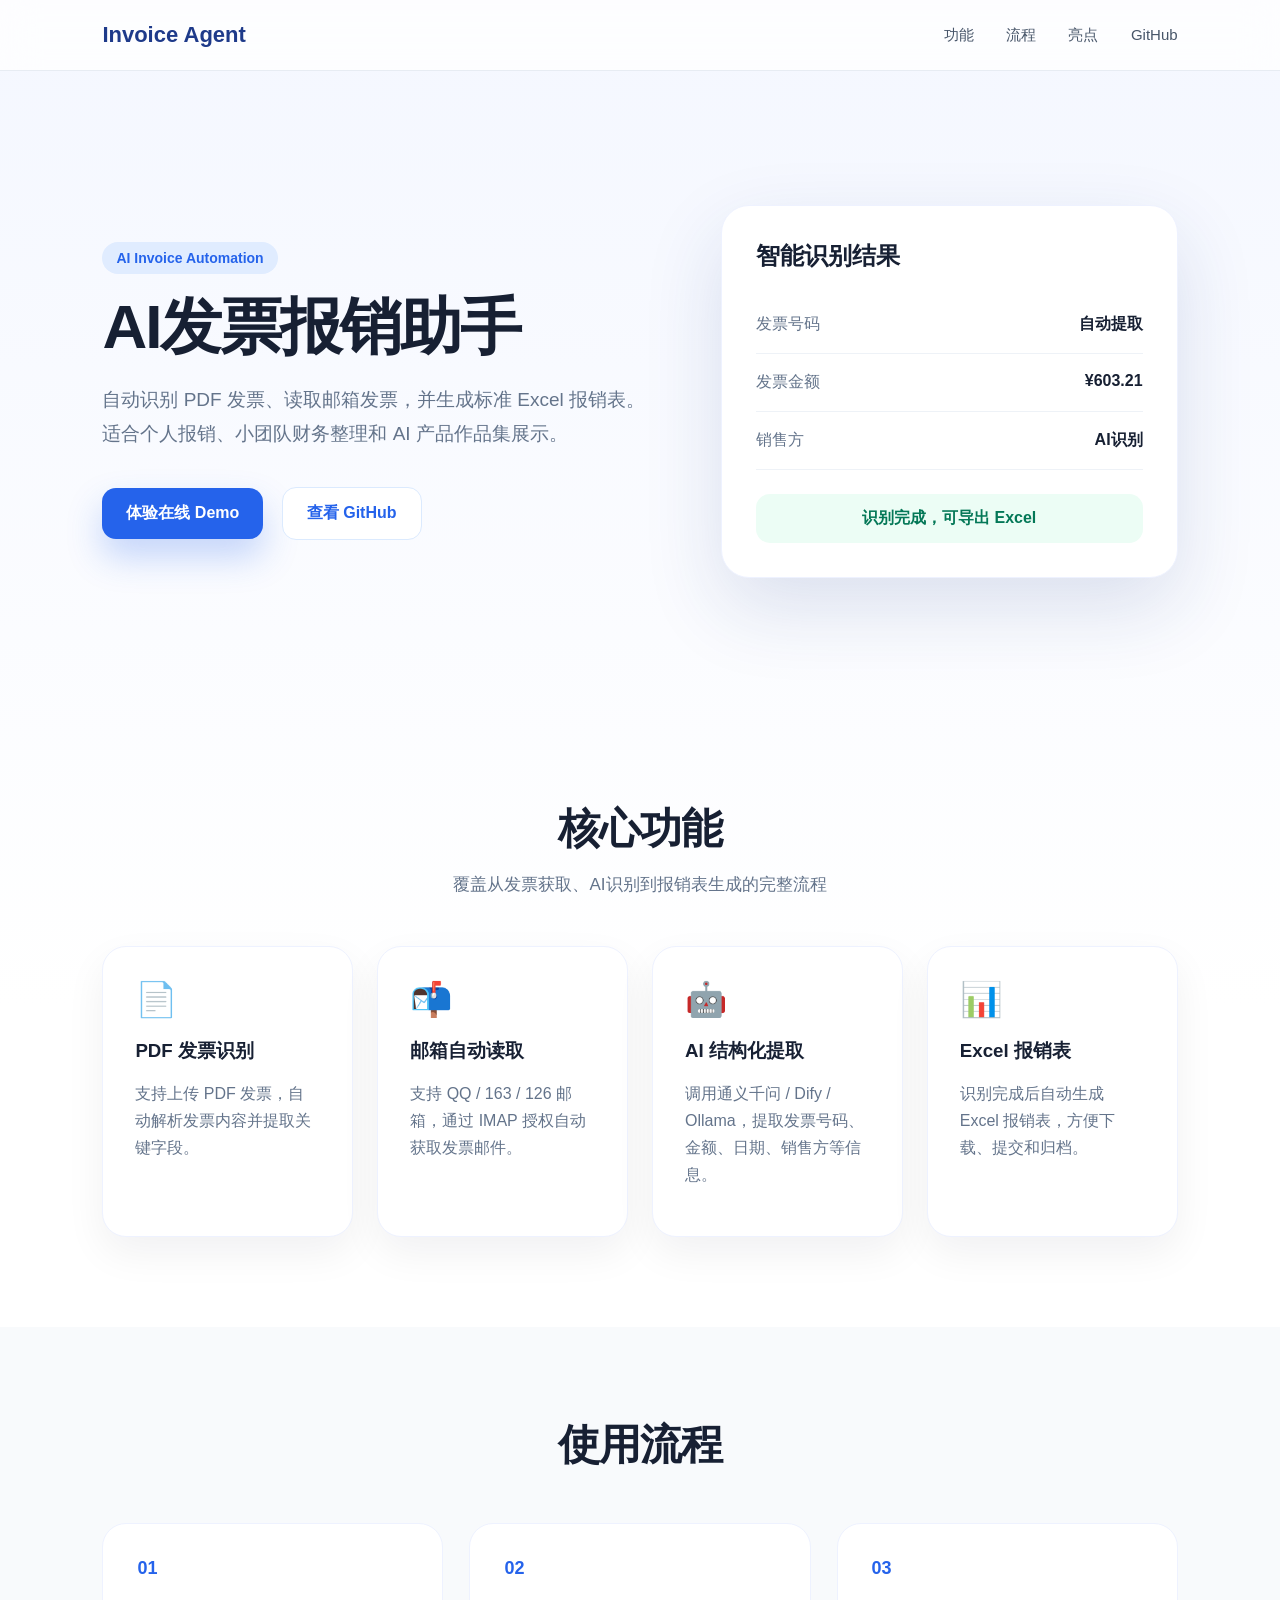
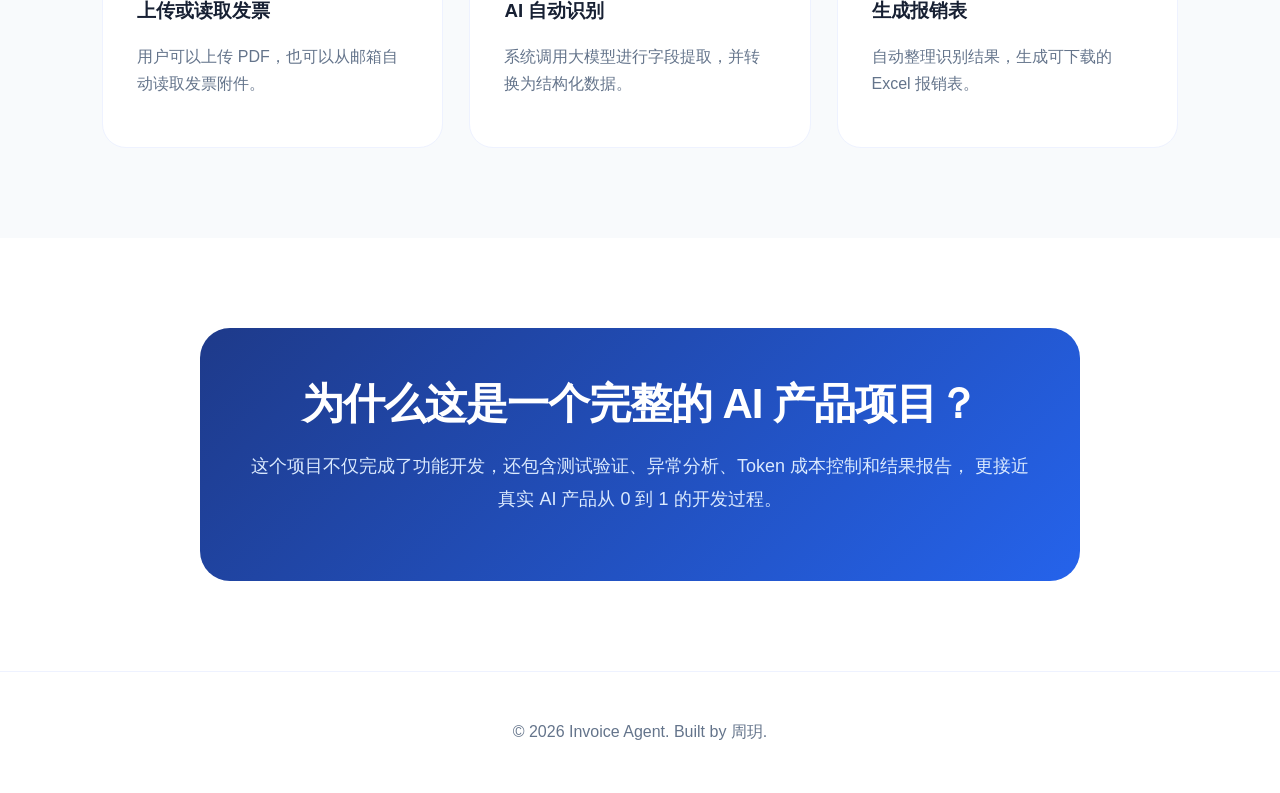
<file: invoice-agent-website/index.html>
<!DOCTYPE html>
<html lang="zh">
<head>
  <meta charset="UTF-8" />
  <title>AI发票报销助手 | Invoice Agent</title>
  <link rel="stylesheet" href="style.css" />
</head>

<body>
  <header class="navbar">
    <div class="logo">Invoice Agent</div>
    <nav>
      <a href="#features">功能</a>
      <a href="#workflow">流程</a>
      <a href="#value">亮点</a>
      <a href="#">GitHub</a>
    </nav>
  </header>

  <section class="hero">
    <div class="hero-text">
      <div class="tag">AI Invoice Automation</div>
      <h1>AI发票报销助手</h1>
      <p>
        自动识别 PDF 发票、读取邮箱发票，并生成标准 Excel 报销表。
        适合个人报销、小团队财务整理和 AI 产品作品集展示。
      </p>

      <div class="hero-buttons">
  <a href="https://invoice-agent.streamlit.app/" target="_blank" class="btn primary">
    体验在线 Demo
  </a>

  <a href="https://github.com/Elena-zy/Invoice-Agent" target="_blank" class="btn secondary">
    查看 GitHub
  </a>
</div>
    </div>

    <div class="hero-card">
      <h3>智能识别结果</h3>
      <div class="result-row">
        <span>发票号码</span>
        <strong>自动提取</strong>
      </div>
      <div class="result-row">
        <span>发票金额</span>
        <strong>¥603.21</strong>
      </div>
      <div class="result-row">
        <span>销售方</span>
        <strong>AI识别</strong>
      </div>
      <div class="result-status">识别完成，可导出 Excel</div>
    </div>
  </section>

  <section class="section" id="features">
    <h2>核心功能</h2>
    <p class="section-desc">覆盖从发票获取、AI识别到报销表生成的完整流程</p>

    <div class="features-grid">
      <div class="feature-card">
        <div class="icon">📄</div>
        <h3>PDF 发票识别</h3>
        <p>支持上传 PDF 发票，自动解析发票内容并提取关键字段。</p>
      </div>

      <div class="feature-card">
        <div class="icon">📬</div>
        <h3>邮箱自动读取</h3>
        <p>支持 QQ / 163 / 126 邮箱，通过 IMAP 授权自动获取发票邮件。</p>
      </div>

      <div class="feature-card">
        <div class="icon">🤖</div>
        <h3>AI 结构化提取</h3>
        <p>调用通义千问 / Dify / Ollama，提取发票号码、金额、日期、销售方等信息。</p>
      </div>

      <div class="feature-card">
        <div class="icon">📊</div>
        <h3>Excel 报销表</h3>
        <p>识别完成后自动生成 Excel 报销表，方便下载、提交和归档。</p>
      </div>
    </div>
  </section>

  <section class="section workflow" id="workflow">
    <h2>使用流程</h2>

    <div class="steps">
      <div class="step">
        <span>01</span>
        <h3>上传或读取发票</h3>
        <p>用户可以上传 PDF，也可以从邮箱自动读取发票附件。</p>
      </div>

      <div class="step">
        <span>02</span>
        <h3>AI 自动识别</h3>
        <p>系统调用大模型进行字段提取，并转换为结构化数据。</p>
      </div>

      <div class="step">
        <span>03</span>
        <h3>生成报销表</h3>
        <p>自动整理识别结果，生成可下载的 Excel 报销表。</p>
      </div>
    </div>
  </section>

  <section class="section value" id="value">
    <div>
      <h2>为什么这是一个完整的 AI 产品项目？</h2>
      <p>
        这个项目不仅完成了功能开发，还包含测试验证、异常分析、Token 成本控制和结果报告，
        更接近真实 AI 产品从 0 到 1 的开发过程。
      </p>
    </div>
  </section>

  <footer>
    <p>© 2026 Invoice Agent. Built by 周玥.</p>
  </footer>
</body>
</html>
</file>
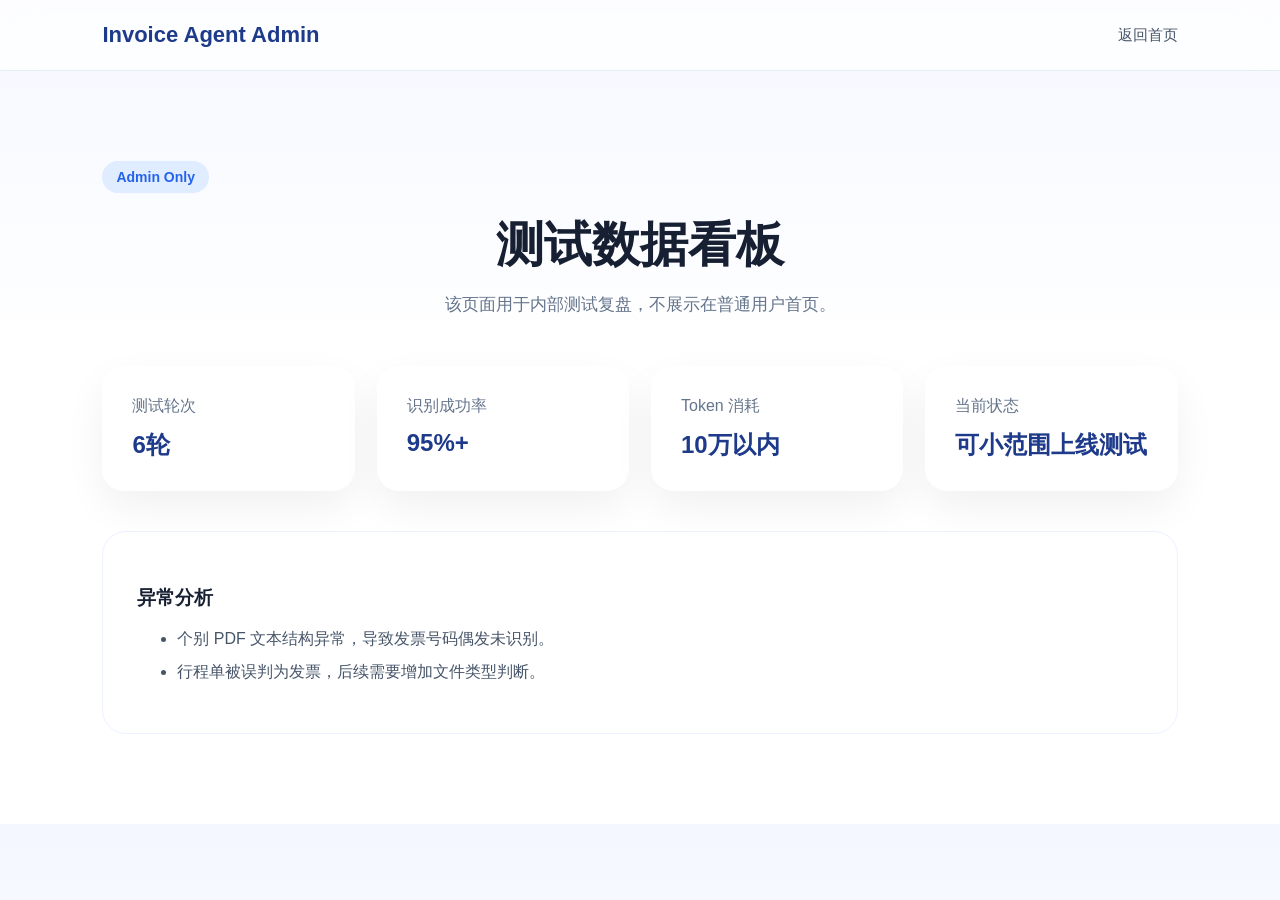
<file: invoice-agent-website/admin.html>
<!DOCTYPE html>
<html lang="zh">
<head>
  <meta charset="UTF-8" />
  <title>管理员后台 | Invoice Agent</title>
  <link rel="stylesheet" href="style.css" />
</head>

<body>
  <header class="navbar">
    <div class="logo">Invoice Agent Admin</div>
    <nav>
      <a href="index.html">返回首页</a>
    </nav>
  </header>

  <section class="section admin-page">
    <div class="tag">Admin Only</div>
    <h1>测试数据看板</h1>
    <p class="section-desc">该页面用于内部测试复盘，不展示在普通用户首页。</p>

    <div class="admin-grid">
      <div class="admin-card">
        <span>测试轮次</span>
        <strong>6轮</strong>
      </div>

      <div class="admin-card">
        <span>识别成功率</span>
        <strong>95%+</strong>
      </div>

      <div class="admin-card">
        <span>Token 消耗</span>
        <strong>10万以内</strong>
      </div>

      <div class="admin-card">
        <span>当前状态</span>
        <strong>可小范围上线测试</strong>
      </div>
    </div>

    <div class="issue-box">
      <h3>异常分析</h3>
      <ul>
        <li>个别 PDF 文本结构异常，导致发票号码偶发未识别。</li>
        <li>行程单被误判为发票，后续需要增加文件类型判断。</li>
      </ul>
    </div>
  </section>
</body>
</html>
</file>
<file: invoice-agent-website/style.css>
* {
  box-sizing: border-box;
}

body {
  margin: 0;
  font-family: -apple-system, BlinkMacSystemFont, "Segoe UI", Arial, sans-serif;
  color: #172033;
  background: linear-gradient(180deg, #f4f7ff 0%, #ffffff 42%);
}

.navbar {
  width: 100%;
  padding: 22px 8%;
  display: flex;
  justify-content: space-between;
  align-items: center;
  background: rgba(255, 255, 255, 0.76);
  backdrop-filter: blur(18px);
  border-bottom: 1px solid rgba(226, 232, 240, 0.8);
  position: sticky;
  top: 0;
  z-index: 10;
}

.logo {
  font-size: 22px;
  font-weight: 800;
  color: #1e3a8a;
}

nav a {
  margin-left: 28px;
  text-decoration: none;
  color: #475569;
  font-size: 15px;
}

nav a:hover {
  color: #2563eb;
}

.hero {
  min-height: 640px;
  padding: 90px 8%;
  display: grid;
  grid-template-columns: 1.1fr 0.9fr;
  align-items: center;
  gap: 60px;
}

.tag {
  display: inline-block;
  padding: 8px 14px;
  border-radius: 999px;
  background: #e0ecff;
  color: #2563eb;
  font-size: 14px;
  font-weight: 700;
  margin-bottom: 20px;
}

.hero h1 {
  font-size: 62px;
  line-height: 1.08;
  margin: 0 0 22px;
  letter-spacing: -2px;
}

.hero p {
  font-size: 19px;
  line-height: 1.8;
  color: #64748b;
  max-width: 680px;
}

.hero-buttons {
  margin-top: 36px;
}

.btn {
  display: inline-block;
  padding: 15px 24px;
  border-radius: 14px;
  text-decoration: none;
  font-weight: 700;
  margin-right: 14px;
  transition: 0.25s ease;
}

.primary {
  background: #2563eb;
  color: white;
  box-shadow: 0 18px 35px rgba(37, 99, 235, 0.25);
}

.secondary {
  background: white;
  color: #2563eb;
  border: 1px solid #dbeafe;
}

.btn:hover {
  transform: translateY(-3px);
}

.hero-card {
  background: white;
  border-radius: 28px;
  padding: 34px;
  box-shadow: 0 30px 80px rgba(30, 58, 138, 0.14);
  border: 1px solid #eef2ff;
}

.hero-card h3 {
  margin-top: 0;
  font-size: 24px;
}

.result-row {
  display: flex;
  justify-content: space-between;
  padding: 18px 0;
  border-bottom: 1px solid #eef2f7;
}

.result-row span {
  color: #64748b;
}

.result-row strong {
  color: #172033;
}

.result-status {
  margin-top: 24px;
  padding: 14px;
  border-radius: 14px;
  background: #ecfdf5;
  color: #047857;
  font-weight: 700;
  text-align: center;
}

.section {
  padding: 90px 8%;
}

.section h2 {
  font-size: 42px;
  margin: 0;
  text-align: center;
  letter-spacing: -1px;
}

.section-desc {
  text-align: center;
  color: #64748b;
  font-size: 17px;
  margin-top: 16px;
}

.features-grid {
  margin-top: 50px;
  display: grid;
  grid-template-columns: repeat(4, 1fr);
  gap: 24px;
}

.feature-card {
  background: white;
  padding: 32px;
  border-radius: 24px;
  border: 1px solid #eef2ff;
  box-shadow: 0 16px 40px rgba(15, 23, 42, 0.06);
  transition: 0.25s ease;
}

.feature-card:hover {
  transform: translateY(-8px);
  box-shadow: 0 24px 60px rgba(15, 23, 42, 0.1);
}

.icon {
  font-size: 34px;
  margin-bottom: 18px;
}

.feature-card h3 {
  margin-bottom: 12px;
}

.feature-card p {
  color: #64748b;
  line-height: 1.7;
}

.workflow {
  background: #f8fafc;
}

.steps {
  margin-top: 50px;
  display: grid;
  grid-template-columns: repeat(3, 1fr);
  gap: 26px;
}

.step {
  background: white;
  padding: 34px;
  border-radius: 24px;
  border: 1px solid #eef2ff;
}

.step span {
  color: #2563eb;
  font-weight: 800;
  font-size: 18px;
}

.step p {
  color: #64748b;
  line-height: 1.7;
}

.value {
  display: flex;
  justify-content: center;
}

.value div {
  max-width: 880px;
  padding: 48px;
  border-radius: 30px;
  background: linear-gradient(135deg, #1e3a8a, #2563eb);
  color: white;
  text-align: center;
}

.value h2 {
  color: white;
}

.value p {
  color: #dbeafe;
  font-size: 18px;
  line-height: 1.8;
}

footer {
  padding: 34px;
  text-align: center;
  color: #64748b;
  border-top: 1px solid #eef2ff;
}

/* admin */
.admin-page h1 {
  text-align: center;
  font-size: 48px;
  margin: 0;
}

.admin-grid {
  margin-top: 50px;
  display: grid;
  grid-template-columns: repeat(4, 1fr);
  gap: 22px;
}

.admin-card {
  background: white;
  padding: 30px;
  border-radius: 22px;
  box-shadow: 0 16px 40px rgba(15, 23, 42, 0.06);
}

.admin-card span {
  display: block;
  color: #64748b;
  margin-bottom: 12px;
}

.admin-card strong {
  font-size: 24px;
  color: #1e3a8a;
}

.issue-box {
  margin-top: 40px;
  background: white;
  padding: 34px;
  border-radius: 24px;
  border: 1px solid #eef2ff;
}

.issue-box li {
  margin: 12px 0;
  color: #475569;
}

/* 手机适配 */
@media (max-width: 900px) {
  .hero,
  .features-grid,
  .steps,
  .admin-grid {
    grid-template-columns: 1fr;
  }

  .hero h1 {
    font-size: 44px;
  }

  nav {
    display: none;
  }
}
</file>
